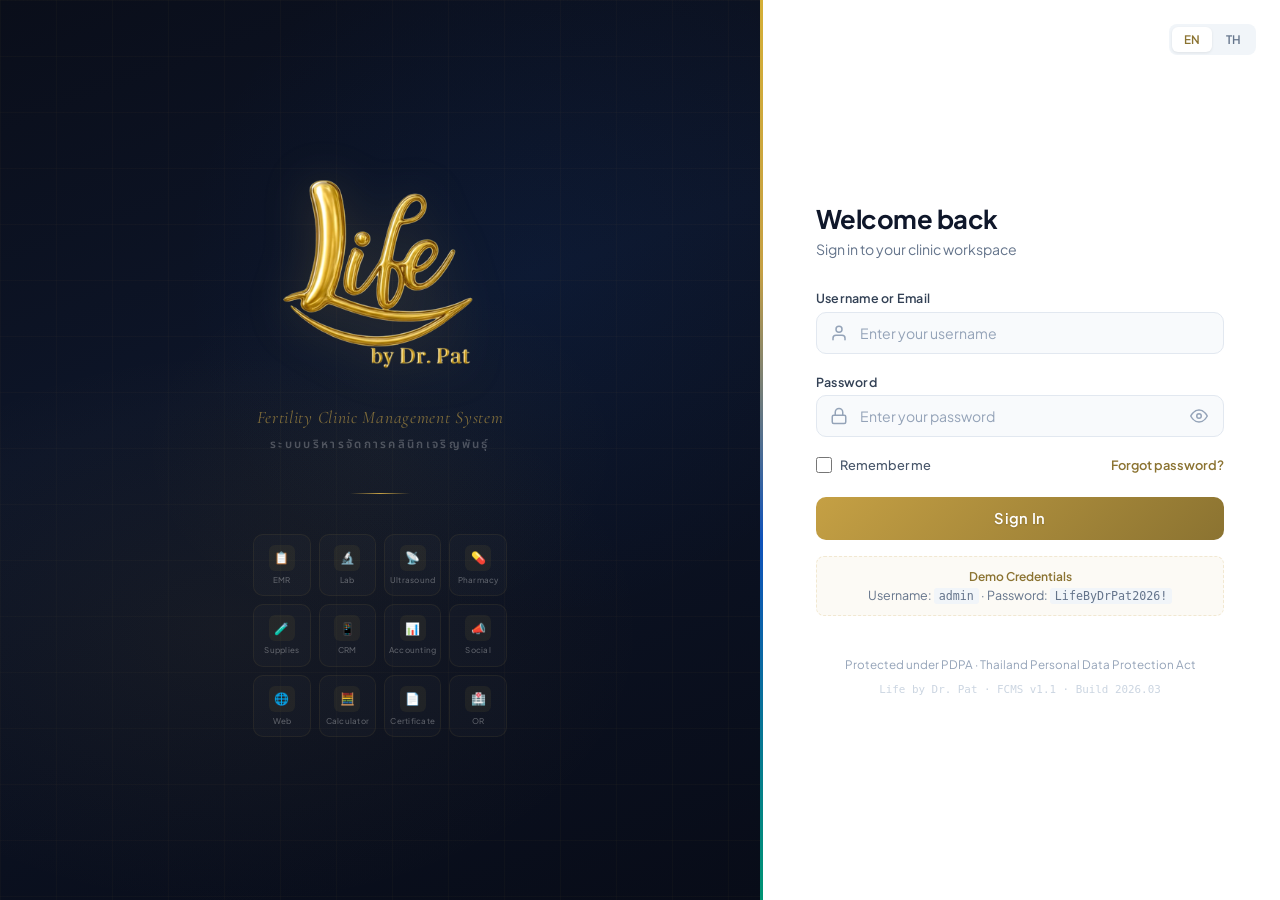
<file: module1/frontend/pages/login.html>
<!DOCTYPE html>
<html lang="en">
<head>
<meta charset="UTF-8">
<meta name="viewport" content="width=device-width, initial-scale=1.0">
<title>Life by Dr. Pat — FCMS</title>
<link href="https://fonts.googleapis.com/css2?family=Noto+Sans+Thai:wght@300;400;500;600;700&family=Plus+Jakarta+Sans:wght@300;400;500;600;700;800&family=Cormorant+Garamond:ital,wght@0,400;0,600;0,700;1,400&display=swap" rel="stylesheet">
<style>
  :root {
    --ruby: #E0115F;
    --ruby-dark: #B80E4E;
    --emerald: #009473;
    --emerald-dark: #007A5E;
    --emerald-light: #50C878;
    --sapphire: #0F52BA;
    --sapphire-dark: #151667;
    --gold: #C5A044;
    --gold-light: #D4AF37;
    --gold-dark: #8B7331;
    --gold-shine: #F0D77B;
    --white: #FFFFFF;
    --black: #000000;
    --cream: #FDFBF5;
    --gray-50: #F8FAFC;
    --gray-100: #F1F5F9;
    --gray-200: #E2E8F0;
    --gray-300: #CBD5E1;
    --gray-400: #94A3B8;
    --gray-500: #64748B;
    --gray-600: #475569;
    --gray-700: #334155;
    --gray-800: #1E293B;
    --gray-900: #0F172A;
  }

  * { margin: 0; padding: 0; box-sizing: border-box; }

  body {
    font-family: 'Plus Jakarta Sans', 'Noto Sans Thai', sans-serif;
    min-height: 100vh;
    display: flex;
    background: var(--sapphire-dark);
    overflow: hidden;
  }

  /* ─── LEFT PANEL: BRANDING ─── */
  .brand-panel {
    flex: 1;
    display: flex;
    flex-direction: column;
    justify-content: center;
    align-items: center;
    position: relative;
    padding: 3rem;
    overflow: hidden;
    background: linear-gradient(160deg, #0A0E1A 0%, #0D1528 40%, #080C18 100%);
  }

  .brand-panel::before {
    content: '';
    position: absolute;
    inset: 0;
    background:
      radial-gradient(ellipse 600px 400px at 30% 70%, rgba(197, 160, 68, 0.06) 0%, transparent 70%),
      radial-gradient(ellipse 500px 500px at 70% 30%, rgba(15, 82, 186, 0.08) 0%, transparent 70%),
      radial-gradient(ellipse 400px 300px at 50% 50%, rgba(212, 175, 55, 0.04) 0%, transparent 60%);
    pointer-events: none;
  }

  .brand-panel::after {
    content: '';
    position: absolute;
    inset: 0;
    background-image:
      linear-gradient(rgba(197, 160, 68, 0.03) 1px, transparent 1px),
      linear-gradient(90deg, rgba(197, 160, 68, 0.03) 1px, transparent 1px);
    background-size: 56px 56px;
    pointer-events: none;
  }

  .brand-content {
    position: relative;
    z-index: 1;
    text-align: center;
    max-width: 440px;
  }

  .logo-image {
    width: 220px;
    height: auto;
    margin: 0 auto 1.5rem;
    display: block;
    filter: drop-shadow(0 4px 24px rgba(197, 160, 68, 0.2));
    animation: logoFloat 6s ease-in-out infinite;
  }

  @keyframes logoFloat {
    0%, 100% { transform: translateY(0); }
    50% { transform: translateY(-8px); }
  }

  .brand-tagline {
    font-family: 'Cormorant Garamond', serif;
    font-size: 1.1rem;
    font-style: italic;
    color: rgba(197, 160, 68, 0.6);
    margin-bottom: 0.5rem;
    letter-spacing: 0.04em;
  }

  .brand-system-name {
    font-size: 0.72rem;
    font-weight: 600;
    color: rgba(255,255,255,0.25);
    letter-spacing: 0.2em;
    text-transform: uppercase;
    margin-bottom: 2.5rem;
  }

  /* Decorative gold line */
  .gold-divider {
    width: 60px;
    height: 1px;
    background: linear-gradient(90deg, transparent, var(--gold), transparent);
    margin: 0 auto 2.5rem;
  }

  /* Module indicators */
  .module-grid {
    display: grid;
    grid-template-columns: repeat(4, 1fr);
    gap: 8px;
    max-width: 340px;
    margin: 0 auto;
  }

  .module-dot {
    display: flex;
    flex-direction: column;
    align-items: center;
    gap: 5px;
    padding: 10px 4px;
    border-radius: 10px;
    background: rgba(255,255,255,0.02);
    border: 1px solid rgba(197, 160, 68, 0.08);
    transition: all 0.3s ease;
    cursor: default;
  }

  .module-dot:hover {
    background: rgba(197, 160, 68, 0.05);
    border-color: rgba(197, 160, 68, 0.18);
    transform: translateY(-2px);
  }

  .module-icon {
    width: 26px;
    height: 26px;
    border-radius: 6px;
    display: flex;
    align-items: center;
    justify-content: center;
    font-size: 12px;
    background: rgba(197, 160, 68, 0.08);
  }

  .module-label {
    font-size: 8px;
    color: rgba(255,255,255,0.3);
    text-align: center;
    line-height: 1.2;
    font-weight: 500;
    letter-spacing: 0.03em;
  }

  /* ─── RIGHT PANEL: LOGIN FORM ─── */
  .login-panel {
    width: 520px;
    min-height: 100vh;
    display: flex;
    flex-direction: column;
    justify-content: center;
    padding: 3rem 3.5rem;
    background: var(--white);
    position: relative;
  }

  .login-panel::before {
    content: '';
    position: absolute;
    top: 0;
    left: 0;
    width: 3px;
    height: 100%;
    background: linear-gradient(180deg,
      var(--gold-light) 0%,
      var(--gold) 30%,
      var(--sapphire) 60%,
      var(--emerald) 100%
    );
  }

  /* Mobile logo (hidden on desktop) */
  .mobile-logo {
    display: none;
    width: 120px;
    margin: 0 auto 1.5rem;
  }

  .login-header {
    margin-bottom: 2rem;
  }

  .login-header h2 {
    font-size: 1.6rem;
    font-weight: 700;
    color: var(--gray-900);
    letter-spacing: -0.02em;
    margin-bottom: 0.35rem;
  }

  .login-header p {
    font-size: 0.88rem;
    color: var(--gray-500);
  }

  /* Form styles */
  .form-group { margin-bottom: 1.2rem; }

  .form-label {
    display: block;
    font-size: 0.78rem;
    font-weight: 600;
    color: var(--gray-700);
    margin-bottom: 0.35rem;
    letter-spacing: 0.02em;
  }

  .input-wrapper { position: relative; }

  .input-icon {
    position: absolute;
    left: 14px;
    top: 50%;
    transform: translateY(-50%);
    color: var(--gray-400);
    pointer-events: none;
    transition: color 0.2s;
  }

  .form-input {
    width: 100%;
    padding: 0.7rem 0.875rem 0.7rem 2.7rem;
    border: 1.5px solid var(--gray-200);
    border-radius: 10px;
    font-family: inherit;
    font-size: 0.88rem;
    color: var(--gray-800);
    background: var(--gray-50);
    outline: none;
    transition: all 0.2s ease;
  }

  .form-input::placeholder { color: var(--gray-400); font-weight: 400; }

  .form-input:focus {
    border-color: var(--gold);
    background: var(--white);
    box-shadow: 0 0 0 3px rgba(197, 160, 68, 0.1);
  }

  .form-input:focus ~ .input-icon { color: var(--gold); }

  .password-toggle {
    position: absolute;
    right: 12px;
    top: 50%;
    transform: translateY(-50%);
    background: none;
    border: none;
    color: var(--gray-400);
    cursor: pointer;
    padding: 4px;
    display: flex;
    align-items: center;
    transition: color 0.2s;
  }

  .password-toggle:hover { color: var(--gray-600); }

  .form-options {
    display: flex;
    justify-content: space-between;
    align-items: center;
    margin-bottom: 1.5rem;
  }

  .remember-me {
    display: flex;
    align-items: center;
    gap: 8px;
    cursor: pointer;
  }

  .remember-me input[type="checkbox"] {
    width: 16px;
    height: 16px;
    border-radius: 4px;
    border: 1.5px solid var(--gray-300);
    accent-color: var(--gold);
    cursor: pointer;
  }

  .remember-me span { font-size: 0.8rem; color: var(--gray-600); font-weight: 500; }

  .forgot-link {
    font-size: 0.8rem;
    color: var(--gold-dark);
    text-decoration: none;
    font-weight: 600;
    transition: color 0.2s;
  }

  .forgot-link:hover { color: var(--gold); }

  /* Submit button — gold gradient */
  .btn-login {
    width: 100%;
    padding: 0.78rem;
    background: linear-gradient(135deg, var(--gold) 0%, var(--gold-dark) 100%);
    color: white;
    border: none;
    border-radius: 10px;
    font-family: inherit;
    font-size: 0.92rem;
    font-weight: 600;
    cursor: pointer;
    transition: all 0.25s ease;
    position: relative;
    overflow: hidden;
    letter-spacing: 0.02em;
    text-shadow: 0 1px 2px rgba(0,0,0,0.15);
  }

  .btn-login::before {
    content: '';
    position: absolute;
    inset: 0;
    background: linear-gradient(135deg, rgba(255,255,255,0.15) 0%, transparent 100%);
    opacity: 0;
    transition: opacity 0.25s;
  }

  .btn-login:hover {
    transform: translateY(-1px);
    box-shadow: 0 8px 24px rgba(197, 160, 68, 0.3);
  }

  .btn-login:hover::before { opacity: 1; }
  .btn-login:active { transform: translateY(0); }
  .btn-login:disabled { opacity: 0.6; cursor: not-allowed; transform: none; box-shadow: none; }

  .btn-mfa {
    background: linear-gradient(135deg, var(--sapphire) 0%, var(--sapphire-dark) 100%);
  }

  .btn-mfa:hover {
    box-shadow: 0 8px 24px rgba(15, 82, 186, 0.3);
  }

  .spinner {
    display: inline-block;
    width: 18px;
    height: 18px;
    border: 2px solid rgba(255,255,255,0.3);
    border-top-color: white;
    border-radius: 50%;
    animation: spin 0.6s linear infinite;
    vertical-align: middle;
    margin-right: 8px;
  }

  @keyframes spin { to { transform: rotate(360deg); } }

  /* Error alert */
  .error-alert {
    display: none;
    padding: 0.7rem 1rem;
    border-radius: 10px;
    background: rgba(224, 17, 95, 0.06);
    border: 1px solid rgba(224, 17, 95, 0.15);
    color: var(--ruby);
    font-size: 0.83rem;
    font-weight: 500;
    margin-bottom: 1.2rem;
    align-items: center;
    gap: 8px;
    animation: slideDown 0.3s ease;
  }

  .error-alert.visible { display: flex; }

  @keyframes slideDown {
    from { opacity: 0; transform: translateY(-8px); }
    to { opacity: 1; transform: translateY(0); }
  }

  /* MFA */
  .mfa-section { display: none; }
  .mfa-section.visible { display: block; animation: slideDown 0.4s ease; }

  .mfa-input {
    width: 100%;
    text-align: center;
    font-size: 1.7rem;
    letter-spacing: 0.5em;
    padding: 0.8rem;
    border: 1.5px solid var(--gray-200);
    border-radius: 10px;
    background: var(--gray-50);
    font-family: 'Plus Jakarta Sans', monospace;
    font-weight: 600;
    color: var(--gray-800);
    outline: none;
    transition: all 0.2s;
  }

  .mfa-input:focus {
    border-color: var(--sapphire);
    background: white;
    box-shadow: 0 0 0 3px rgba(15, 82, 186, 0.08);
  }

  .mfa-hint {
    text-align: center;
    font-size: 0.85rem;
    color: var(--gray-500);
    margin-bottom: 1.2rem;
    line-height: 1.5;
  }

  .mfa-back { text-align: center; margin-top: 1rem; }
  .mfa-back a { font-size: 0.83rem; color: var(--gray-500); text-decoration: none; font-weight: 500; }
  .mfa-back a:hover { color: var(--sapphire); }

  /* Language toggle */
  .lang-toggle {
    position: absolute;
    top: 1.5rem;
    right: 1.5rem;
    display: flex;
    gap: 2px;
    background: var(--gray-100);
    border-radius: 8px;
    padding: 3px;
  }

  .lang-btn {
    padding: 5px 12px;
    border: none;
    border-radius: 6px;
    font-size: 0.73rem;
    font-weight: 600;
    cursor: pointer;
    transition: all 0.2s;
    background: transparent;
    color: var(--gray-500);
    font-family: inherit;
  }

  .lang-btn.active {
    background: white;
    color: var(--gold-dark);
    box-shadow: 0 1px 3px rgba(0,0,0,0.08);
  }

  /* Footer */
  .login-footer { margin-top: 2.5rem; text-align: center; }
  .login-footer p { font-size: 0.73rem; color: var(--gray-400); line-height: 1.6; }
  .login-footer .version { font-family: monospace; font-size: 0.68rem; color: var(--gray-300); margin-top: 0.4rem; }

  /* Lockout */
  .lockout-overlay {
    display: none;
    position: absolute;
    inset: 0;
    background: rgba(255,255,255,0.95);
    z-index: 10;
    flex-direction: column;
    align-items: center;
    justify-content: center;
    padding: 3rem;
    text-align: center;
    backdrop-filter: blur(4px);
  }

  .lockout-overlay.visible { display: flex; animation: fadeIn 0.3s ease; }

  @keyframes fadeIn { from { opacity: 0; } to { opacity: 1; } }

  .lockout-icon {
    width: 64px;
    height: 64px;
    border-radius: 50%;
    background: rgba(224, 17, 95, 0.08);
    display: flex;
    align-items: center;
    justify-content: center;
    margin-bottom: 1.25rem;
  }

  .lockout-title { font-size: 1.12rem; font-weight: 700; color: var(--gray-800); margin-bottom: 0.5rem; }
  .lockout-msg { font-size: 0.86rem; color: var(--gray-500); max-width: 300px; line-height: 1.6; }
  .lockout-timer { font-size: 2rem; font-weight: 700; color: var(--ruby); margin-top: 1rem; font-family: monospace; }

  /* Responsive */
  @media (max-width: 1024px) {
    .brand-panel { display: none; }
    .login-panel {
      width: 100%; max-width: 480px; margin: 0 auto;
      min-height: 100vh;
    }
    .login-panel::before {
      width: 100%; height: 3px; left: 0; top: 0;
      background: linear-gradient(90deg, var(--gold-light), var(--gold), var(--sapphire));
    }
    .mobile-logo { display: block; }
    body { display: flex; align-items: center; justify-content: center; background: var(--gray-50); }
  }

  /* Entrance animations */
  .fade-up {
    opacity: 0;
    transform: translateY(14px);
    animation: fadeUp 0.5s ease forwards;
  }

  @keyframes fadeUp {
    to { opacity: 1; transform: translateY(0); }
  }

  .fade-up:nth-child(1) { animation-delay: 0.08s; }
  .fade-up:nth-child(2) { animation-delay: 0.16s; }
  .fade-up:nth-child(3) { animation-delay: 0.24s; }
  .fade-up:nth-child(4) { animation-delay: 0.3s; }
  .fade-up:nth-child(5) { animation-delay: 0.36s; }
  .fade-up:nth-child(6) { animation-delay: 0.42s; }
</style>
</head>
<body>

<!-- ═══════ LEFT BRAND PANEL ═══════ -->
<div class="brand-panel">
  <div class="brand-content">
    <img src="[data-uri]" alt="Life by Dr. Pat" class="logo-image">

    <div class="brand-tagline">Fertility Clinic Management System</div>
    <div class="brand-system-name">ระบบบริหารจัดการคลินิกเจริญพันธุ์</div>

    <div class="gold-divider"></div>

    <div class="module-grid">
      <div class="module-dot"><div class="module-icon">📋</div><span class="module-label">EMR</span></div>
      <div class="module-dot"><div class="module-icon">🔬</div><span class="module-label">Lab</span></div>
      <div class="module-dot"><div class="module-icon">📡</div><span class="module-label">Ultrasound</span></div>
      <div class="module-dot"><div class="module-icon">💊</div><span class="module-label">Pharmacy</span></div>
      <div class="module-dot"><div class="module-icon">🧪</div><span class="module-label">Supplies</span></div>
      <div class="module-dot"><div class="module-icon">📱</div><span class="module-label">CRM</span></div>
      <div class="module-dot"><div class="module-icon">📊</div><span class="module-label">Accounting</span></div>
      <div class="module-dot"><div class="module-icon">📣</div><span class="module-label">Social</span></div>
      <div class="module-dot"><div class="module-icon">🌐</div><span class="module-label">Web</span></div>
      <div class="module-dot"><div class="module-icon">🧮</div><span class="module-label">Calculator</span></div>
      <div class="module-dot"><div class="module-icon">📄</div><span class="module-label">Certificate</span></div>
      <div class="module-dot"><div class="module-icon">🏥</div><span class="module-label">OR</span></div>
    </div>
  </div>
</div>

<!-- ═══════ RIGHT LOGIN PANEL ═══════ -->
<div class="login-panel" id="loginPanel">

  <div class="lang-toggle">
    <button class="lang-btn active" onclick="setLang('en')">EN</button>
    <button class="lang-btn" onclick="setLang('th')">TH</button>
  </div>

  <!-- Lockout overlay -->
  <div class="lockout-overlay" id="lockoutOverlay">
    <div class="lockout-icon">
      <svg width="28" height="28" viewBox="0 0 24 24" fill="none" stroke="#E0115F" stroke-width="2" stroke-linecap="round" stroke-linejoin="round"><rect x="3" y="11" width="18" height="11" rx="2"/><path d="M7 11V7a5 5 0 0110 0v4"/></svg>
    </div>
    <div class="lockout-title" data-en="Account Locked" data-th="บัญชีถูกล็อก">Account Locked</div>
    <div class="lockout-msg" data-en="Too many failed attempts. Please wait before trying again." data-th="พยายามเข้าสู่ระบบล้มเหลวหลายครั้ง กรุณารอสักครู่">Too many failed attempts. Please wait before trying again.</div>
    <div class="lockout-timer" id="lockoutTimer">05:00</div>
  </div>

  <!-- Mobile logo -->
  <img src="[data-uri]" alt="Life by Dr. Pat" class="mobile-logo" id="mobileLogo">

  <div class="login-header fade-up">
    <h2 data-en="Welcome back" data-th="ยินดีต้อนรับกลับ">Welcome back</h2>
    <p data-en="Sign in to your clinic workspace" data-th="เข้าสู่ระบบพื้นที่ทำงานของคลินิก">Sign in to your clinic workspace</p>
  </div>

  <div class="error-alert" id="errorAlert">
    <svg width="16" height="16" viewBox="0 0 24 24" fill="none" stroke="currentColor" stroke-width="2" stroke-linecap="round" stroke-linejoin="round"><circle cx="12" cy="12" r="10"/><line x1="15" y1="9" x2="9" y2="15"/><line x1="9" y1="9" x2="15" y2="15"/></svg>
    <span id="errorMsg"></span>
  </div>

  <!-- CREDENTIALS FORM -->
  <div id="credentialsForm">
    <div class="form-group fade-up">
      <label class="form-label" data-en="Username or Email" data-th="ชื่อผู้ใช้หรืออีเมล">Username or Email</label>
      <div class="input-wrapper">
        <input type="text" class="form-input" id="username" placeholder="Enter your username" data-placeholder-en="Enter your username" data-placeholder-th="กรอกชื่อผู้ใช้" autocomplete="username" required>
        <svg class="input-icon" width="18" height="18" viewBox="0 0 24 24" fill="none" stroke="currentColor" stroke-width="2" stroke-linecap="round" stroke-linejoin="round"><path d="M20 21v-2a4 4 0 00-4-4H8a4 4 0 00-4 4v2"/><circle cx="12" cy="7" r="4"/></svg>
      </div>
    </div>

    <div class="form-group fade-up">
      <label class="form-label" data-en="Password" data-th="รหัสผ่าน">Password</label>
      <div class="input-wrapper">
        <input type="password" class="form-input" id="password" placeholder="Enter your password" data-placeholder-en="Enter your password" data-placeholder-th="กรอกรหัสผ่าน" autocomplete="current-password" required>
        <svg class="input-icon" width="18" height="18" viewBox="0 0 24 24" fill="none" stroke="currentColor" stroke-width="2" stroke-linecap="round" stroke-linejoin="round"><rect x="3" y="11" width="18" height="11" rx="2"/><path d="M7 11V7a5 5 0 0110 0v4"/></svg>
        <button type="button" class="password-toggle" onclick="togglePassword()" id="passToggle">
          <svg width="18" height="18" viewBox="0 0 24 24" fill="none" stroke="currentColor" stroke-width="2" stroke-linecap="round" stroke-linejoin="round" id="eyeIcon"><path d="M1 12s4-8 11-8 11 8 11 8-4 8-11 8-11-8-11-8z"/><circle cx="12" cy="12" r="3"/></svg>
        </button>
      </div>
    </div>

    <div class="form-options fade-up">
      <label class="remember-me">
        <input type="checkbox" id="rememberMe">
        <span data-en="Remember me" data-th="จดจำฉัน">Remember me</span>
      </label>
      <a href="#" class="forgot-link" data-en="Forgot password?" data-th="ลืมรหัสผ่าน?">Forgot password?</a>
    </div>

    <button class="btn-login fade-up" id="loginBtn" onclick="handleLogin()">
      <span id="loginBtnText" data-en="Sign In" data-th="เข้าสู่ระบบ">Sign In</span>
    </button>
  
    <!-- Demo credentials hint -->
    <div class="fade-up" style="margin-top:1rem;text-align:center;padding:0.75rem;background:rgba(197,160,68,0.05);border:1px dashed rgba(197,160,68,0.2);border-radius:8px;">
      <p style="font-size:0.75rem;color:var(--gold-dark);font-weight:600;margin-bottom:0.2rem;">Demo Credentials</p>
      <p style="font-size:0.78rem;color:var(--gray-500);">Username: <code style="background:var(--gray-100);padding:1px 5px;border-radius:3px;font-size:0.73rem;">admin</code> · Password: <code style="background:var(--gray-100);padding:1px 5px;border-radius:3px;font-size:0.73rem;">LifeByDrPat2026!</code></p>
    </div>

  </div>

  <!-- MFA FORM -->
  <div class="mfa-section" id="mfaSection">
    <p class="mfa-hint" data-en="Enter the 6-digit code from your authenticator app" data-th="กรอกรหัส 6 หลักจากแอปยืนยันตัวตน">Enter the 6-digit code from your authenticator app</p>
    <div class="form-group">
      <input type="text" class="mfa-input" id="mfaCode" maxlength="6" placeholder="000000" inputmode="numeric" autocomplete="one-time-code">
    </div>
    <button class="btn-login btn-mfa" id="mfaBtn" onclick="handleMfa()">
      <span id="mfaBtnText" data-en="Verify" data-th="ยืนยัน">Verify</span>
    </button>
    <div class="mfa-back">
      <a href="#" onclick="backToCredentials(); return false;" data-en="← Back to sign in" data-th="← กลับไปเข้าสู่ระบบ">← Back to sign in</a>
    </div>
  </div>

  <div class="login-footer fade-up">
    <p data-en="Protected under PDPA · Thailand Personal Data Protection Act" data-th="คุ้มครองภายใต้ พ.ร.บ. คุ้มครองข้อมูลส่วนบุคคล">Protected under PDPA · Thailand Personal Data Protection Act</p>
    <p class="version">Life by Dr. Pat · FCMS v1.1 · Build 2026.03</p>
  </div>
</div>

<script>
  // Fix mobile logo src (copy from the brand panel image)
  document.addEventListener('DOMContentLoaded', () => {
    const brandLogo = document.querySelector('.logo-image');
    const mobileLogo = document.getElementById('mobileLogo');
    if (brandLogo && mobileLogo) {
      mobileLogo.src = brandLogo.src;
    }
  });

  let currentLang = 'en';
  let failedAttempts = 0;
  const MAX_ATTEMPTS = 5;
  const LOCKOUT_SECONDS = 300;
  let lockoutEnd = null;
  let lockoutInterval = null;

  function setLang(lang) {
    currentLang = lang;
    document.querySelectorAll('.lang-btn').forEach(b => b.classList.remove('active'));
    document.querySelector(`.lang-btn:${lang === 'en' ? 'first-child' : 'last-child'}`).classList.add('active');
    document.querySelectorAll('[data-' + lang + ']').forEach(el => {
      el.textContent = el.getAttribute('data-' + lang);
    });
    document.querySelectorAll('[data-placeholder-' + lang + ']').forEach(el => {
      el.placeholder = el.getAttribute('data-placeholder-' + lang);
    });
  }

  function togglePassword() {
    const pw = document.getElementById('password');
    const isPass = pw.type === 'password';
    pw.type = isPass ? 'text' : 'password';
    document.getElementById('eyeIcon').innerHTML = isPass
      ? '<path d="M17.94 17.94A10.07 10.07 0 0112 20c-7 0-11-8-11-8a18.45 18.45 0 015.06-5.94M9.9 4.24A9.12 9.12 0 0112 4c7 0 11 8 11 8a18.5 18.5 0 01-2.16 3.19m-6.72-1.07a3 3 0 11-4.24-4.24"/><line x1="1" y1="1" x2="23" y2="23"/>'
      : '<path d="M1 12s4-8 11-8 11 8 11 8-4 8-11 8-11-8-11-8z"/><circle cx="12" cy="12" r="3"/>';
  }

  function showError(msg) {
    const el = document.getElementById('errorAlert');
    document.getElementById('errorMsg').textContent = msg;
    el.classList.add('visible');
    setTimeout(() => el.classList.remove('visible'), 5000);
  }

  function triggerLockout() {
    lockoutEnd = Date.now() + LOCKOUT_SECONDS * 1000;
    document.getElementById('lockoutOverlay').classList.add('visible');
    lockoutInterval = setInterval(() => {
      const remaining = Math.max(0, lockoutEnd - Date.now());
      if (remaining <= 0) {
        clearInterval(lockoutInterval);
        document.getElementById('lockoutOverlay').classList.remove('visible');
        failedAttempts = 0;
        return;
      }
      const m = Math.floor(remaining / 60000);
      const s = Math.floor((remaining % 60000) / 1000);
      document.getElementById('lockoutTimer').textContent =
        `${String(m).padStart(2, '0')}:${String(s).padStart(2, '0')}`;
    }, 1000);
  }

  async function handleLogin() {
    const username = document.getElementById('username').value.trim();
    const password = document.getElementById('password').value;
    const btn = document.getElementById('loginBtn');
    const btnText = document.getElementById('loginBtnText');

    if (!username || !password) {
      showError(currentLang === 'en' ? 'Please enter username and password' : 'กรุณากรอกชื่อผู้ใช้และรหัสผ่าน');
      return;
    }

    btn.disabled = true;
    btnText.innerHTML = '<span class="spinner"></span>' + (currentLang === 'en' ? 'Signing in...' : 'กำลังเข้าสู่ระบบ...');

    try {
      const res = await fetch('/api/v1/auth/login', {
        method: 'POST',
        headers: { 'Content-Type': 'application/json' },
        body: JSON.stringify({ username, password })
      });
      const data = await res.json();

      if (!res.ok) {
        failedAttempts++;
        if (failedAttempts >= MAX_ATTEMPTS) { triggerLockout(); return; }
        showError(data.detail || (currentLang === 'en' ? 'Invalid credentials' : 'ข้อมูลไม่ถูกต้อง'));
        return;
      }

      if (data.requires_mfa) {
        document.getElementById('credentialsForm').style.display = 'none';
        document.getElementById('mfaSection').classList.add('visible');
        document.getElementById('mfaCode').focus();
        return;
      }

      sessionStorage.setItem('fcms_token', data.access_token);
      sessionStorage.setItem('fcms_user', JSON.stringify(data.user));
      window.location.href = new URLSearchParams(window.location.search).get('next') || '/dashboard';
    } catch (err) {
      showError(currentLang === 'en' ? 'Connection error. Please try again.' : 'ข้อผิดพลาดในการเชื่อมต่อ กรุณาลองใหม่');
    } finally {
      btn.disabled = false;
      btnText.textContent = currentLang === 'en' ? 'Sign In' : 'เข้าสู่ระบบ';
    }
  }

  async function handleMfa() {
    const code = document.getElementById('mfaCode').value.trim();
    const btn = document.getElementById('mfaBtn');
    const btnText = document.getElementById('mfaBtnText');

    if (code.length !== 6) {
      showError(currentLang === 'en' ? 'Please enter a 6-digit code' : 'กรุณากรอกรหัส 6 หลัก');
      return;
    }

    btn.disabled = true;
    btnText.innerHTML = '<span class="spinner"></span>' + (currentLang === 'en' ? 'Verifying...' : 'กำลังยืนยัน...');

    try {
      const res = await fetch('/api/v1/auth/login', {
        method: 'POST',
        headers: { 'Content-Type': 'application/json' },
        body: JSON.stringify({
          username: document.getElementById('username').value.trim(),
          password: document.getElementById('password').value,
          mfa_token: code
        })
      });
      const data = await res.json();

      if (!res.ok) {
        showError(data.detail || (currentLang === 'en' ? 'Invalid code' : 'รหัสไม่ถูกต้อง'));
        return;
      }

      sessionStorage.setItem('fcms_token', data.access_token);
      sessionStorage.setItem('fcms_user', JSON.stringify(data.user));
      window.location.href = new URLSearchParams(window.location.search).get('next') || '/dashboard';
    } catch (err) {
      showError(currentLang === 'en' ? 'Verification failed' : 'ยืนยันล้มเหลว');
    } finally {
      btn.disabled = false;
      btnText.textContent = currentLang === 'en' ? 'Verify' : 'ยืนยัน';
    }
  }

  function backToCredentials() {
    document.getElementById('mfaSection').classList.remove('visible');
    document.getElementById('credentialsForm').style.display = 'block';
    document.getElementById('mfaCode').value = '';
    document.getElementById('errorAlert').classList.remove('visible');
  }

  document.getElementById('password').addEventListener('keydown', e => { if (e.key === 'Enter') handleLogin(); });
  document.getElementById('mfaCode').addEventListener('keydown', e => { if (e.key === 'Enter') handleMfa(); });
  document.getElementById('mfaCode').addEventListener('input', e => { e.target.value = e.target.value.replace(/[^0-9]/g, ''); });

  // ─── DEMO MODE ───
  // When backend is not running, allow demo login for UI testing
  const DEMO_MODE = true; // Set to false in production
  const DEMO_CREDENTIALS = {
    username: 'admin',
    password: 'LifeByDrPat2026!',
    user: {
      id: '00000000-0000-0000-0000-000000000001',
      username: 'admin',
      email: 'admin@lifeclinic.com',
      first_name_en: 'System',
      last_name_en: 'Administrator',
      first_name_th: 'ผู้ดูแล',
      last_name_th: 'ระบบ',
      role: 'admin',
      modules: ['emr','lab','ultrasound','pharmacy','supply','crm','accounting','social','webmaster','calculator','certificate','or']
    }
  };

  // Override handleLogin for demo
  const _originalLogin = handleLogin;
  handleLogin = async function() {
    if (!DEMO_MODE) { return _originalLogin(); }

    const username = document.getElementById('username').value.trim();
    const password = document.getElementById('password').value;
    const btn = document.getElementById('loginBtn');
    const btnText = document.getElementById('loginBtnText');

    if (!username || !password) {
      showError(currentLang === 'en' ? 'Please enter username and password' : 'กรุณากรอกชื่อผู้ใช้และรหัสผ่าน');
      return;
    }

    btn.disabled = true;
    btnText.innerHTML = '<span class="spinner"></span>' + (currentLang === 'en' ? 'Signing in...' : 'กำลังเข้าสู่ระบบ...');

    // Simulate network delay
    await new Promise(r => setTimeout(r, 1200));

    if (username === DEMO_CREDENTIALS.username && password === DEMO_CREDENTIALS.password) {
      // Success — show welcome
      document.getElementById('loginPanel').innerHTML = `
        <div style="text-align:center; padding:3rem;">
          <div style="width:72px;height:72px;border-radius:50%;background:rgba(0,148,115,0.1);display:flex;align-items:center;justify-content:center;margin:0 auto 1.5rem;">
            <svg width="32" height="32" viewBox="0 0 24 24" fill="none" stroke="#009473" stroke-width="2.5" stroke-linecap="round" stroke-linejoin="round"><path d="M20 6L9 17l-5-5"/></svg>
          </div>
          <h2 style="font-size:1.5rem;font-weight:700;color:#0F172A;margin-bottom:0.5rem;">Welcome, Dr. Pat</h2>
          <p style="color:#64748B;font-size:0.9rem;margin-bottom:0.3rem;">ยินดีต้อนรับ คุณหมอแพท</p>
          <p style="color:#94A3B8;font-size:0.8rem;margin-bottom:2rem;">Role: System Administrator · All 12 modules accessible</p>
          <div style="background:#F8FAFC;border-radius:12px;padding:1.25rem;text-align:left;margin-bottom:1.5rem;">
            <p style="font-size:0.78rem;font-weight:600;color:#334155;margin-bottom:0.75rem;letter-spacing:0.04em;">SESSION INFO</p>
            <p style="font-size:0.83rem;color:#475569;margin-bottom:0.35rem;">Token: <code style="background:#E2E8F0;padding:2px 6px;border-radius:4px;font-size:0.75rem;">fcms_demo_token_2026</code></p>
            <p style="font-size:0.83rem;color:#475569;">Login: ${new Date().toLocaleString('en-GB', {timeZone:'Asia/Bangkok'})}</p>
          </div>
          <p style="color:#C5A044;font-size:0.82rem;font-weight:600;">⚡ Demo Mode — Connect backend to go to dashboard</p>
          <button onclick="location.reload()" style="margin-top:1.5rem;padding:0.6rem 2rem;background:none;border:1.5px solid #E2E8F0;border-radius:8px;font-family:inherit;font-size:0.85rem;color:#64748B;cursor:pointer;font-weight:500;">Sign out</button>
        </div>
      `;
    } else {
      failedAttempts++;
      if (failedAttempts >= MAX_ATTEMPTS) { triggerLockout(); return; }
      showError(currentLang === 'en'
        ? 'Invalid credentials. Hint: admin / LifeByDrPat2026!'
        : 'ข้อมูลไม่ถูกต้อง คำใบ้: admin / LifeByDrPat2026!');
      btn.disabled = false;
      btnText.textContent = currentLang === 'en' ? 'Sign In' : 'เข้าสู่ระบบ';
    }
  };

</script>
</body>
</html>
</file>
